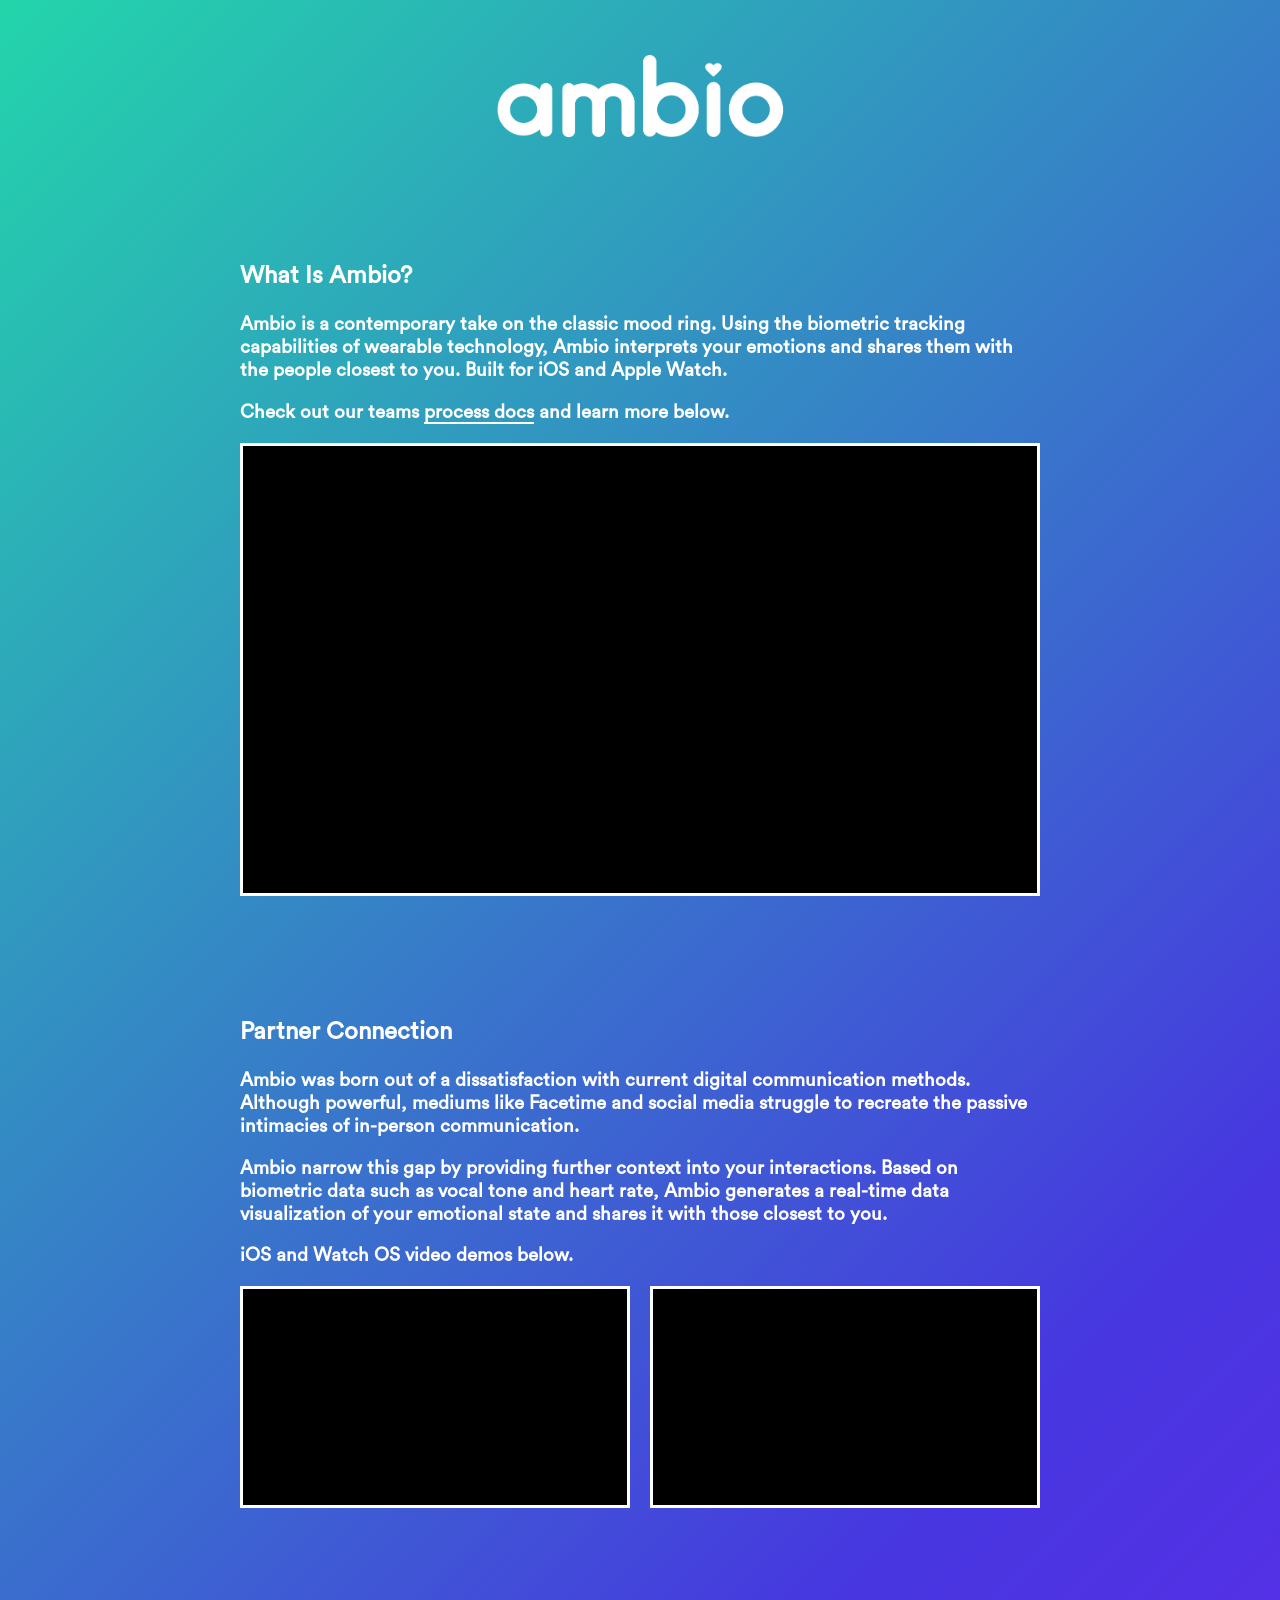
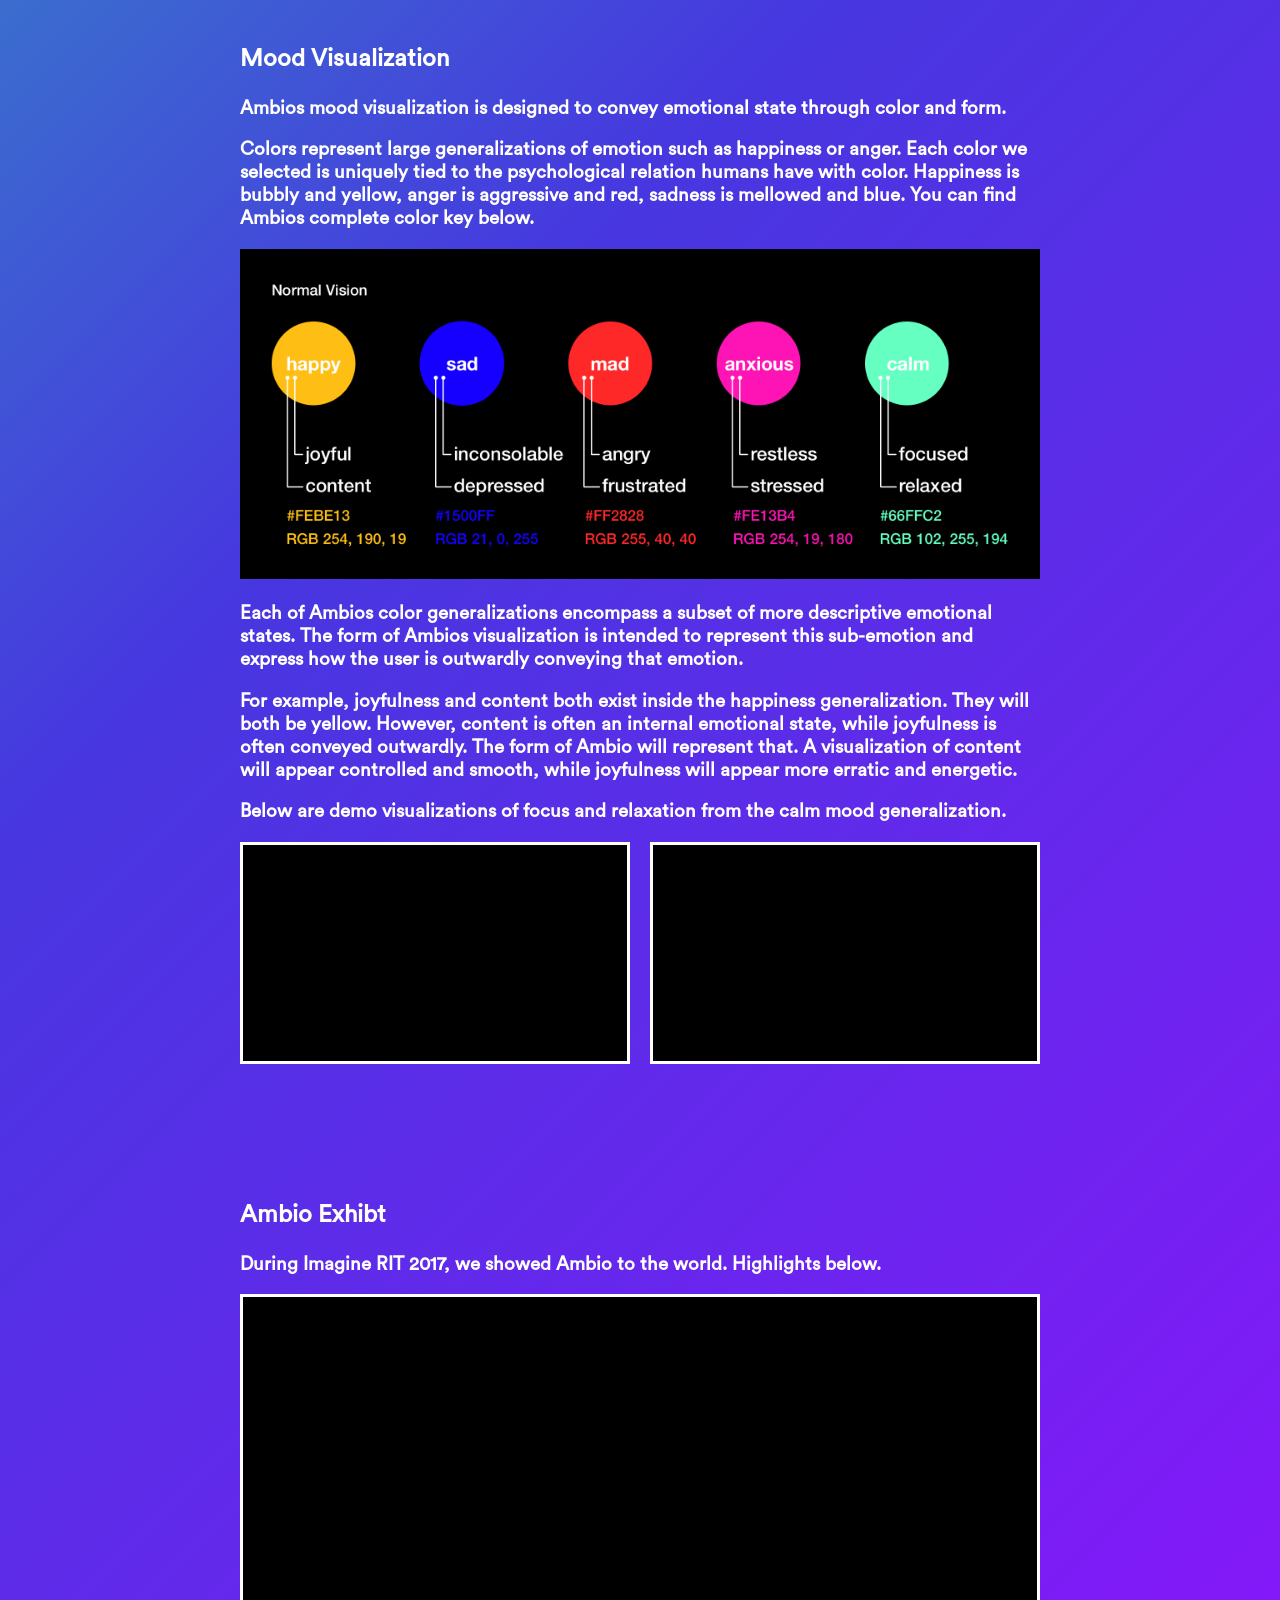
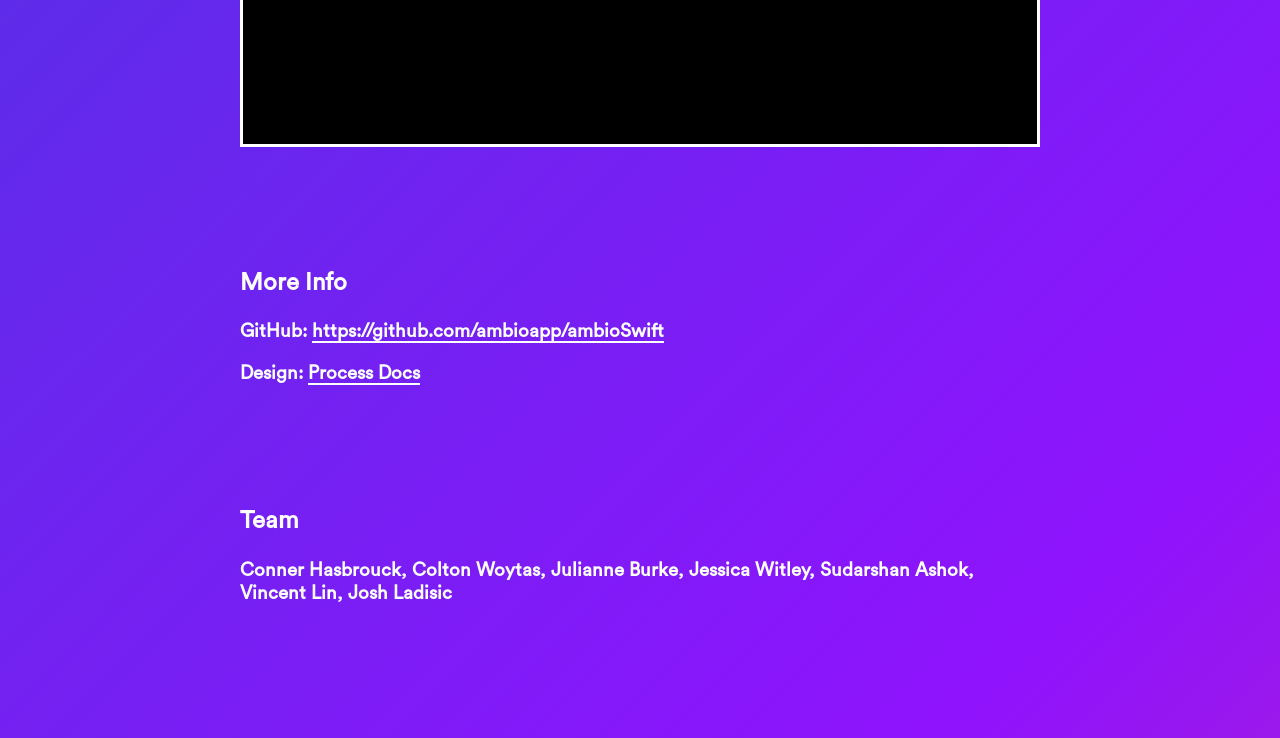
<file: ambioApp/index.html>
<!doctype html>
<html>

<head>
  <meta charset="utf-8">
  <meta name="viewport"
        content="width=device-width, initial-scale=1.0">
  <link rel="icon"
        href="../images/icon.png">
  <title>Conner Hasbrouck</title>

  <!-- libs -->
  <link rel="stylesheet"
        href="../css/font-awesome.min.css">

  <!-- my bomb ass css -->
  <link rel="stylesheet"
        href="../css/app.css">
  <link rel="stylesheet"
        href="css/ambio.css">
</head>

<body class="ambioRoot">
  <div class="ambioHeader">
    <img src="images/logo-white.png"
         class="ambioHeaderImage">
  </div>
  <div class="sectionMargin">
    <div class="ambioSection">
      <h2 class="ambioSectionTitle">What Is Ambio?</h2>
      <h3>Ambio is a contemporary take on the classic mood ring. Using the biometric tracking capabilities of wearable technology, Ambio interprets your emotions and shares them with the people closest to you. Built for iOS and Apple Watch.</h3>
      <h3>Check out our teams <a href="images/ambio-process.compressed.pdf"
           target="_blank">process docs</a> and learn more below.</h3>
      </h3>
      <div class="ambioVideo">
        <div class='embed-container'><iframe src="https://player.vimeo.com/video/216015008"
                  frameborder='0'
                  webkitAllowFullScreen
                  mozallowfullscreen
                  allowFullScreen></iframe></div>
      </div>
    </div>

    <div class="ambioSection">
      <h2 class="ambioSectionTitle">Partner Connection</h2>
      <h3>Ambio was born out of a dissatisfaction with current digital communication methods. Although powerful, mediums like Facetime and social media struggle to recreate the passive intimacies of in-person communication.</h3>
      <h3>Ambio narrow this gap by providing further context into your interactions. Based on biometric data such as vocal tone and heart rate, Ambio generates a real-time data visualization of your emotional state and shares it with those closest to you.</h3>
      <h3>iOS and Watch OS video demos below.</h3>
      <div class="flex">
        <div class="ambioVideoHalf">
          <div class='embed-container'><iframe src="https://player.vimeo.com/video/215970806"
                    frameborder='0'
                    webkitAllowFullScreen
                    mozallowfullscreen
                    allowFullScreen></iframe></div>
        </div>
        <div class="ambioVideoHalf">
          <div class='embed-container'><iframe src="https://player.vimeo.com/video/215976177"
                    frameborder='0'
                    webkitAllowFullScreen
                    mozallowfullscreen
                    allowFullScreen></iframe></div>
        </div>
      </div>
    </div>

    <div class="ambioSection">
      <h2 class="ambioSectionTitle">Mood Visualization</h2>
      <h3>Ambios mood visualization is designed to convey emotional state through color and form.</h3>
      <h3>Colors represent large generalizations of emotion such as happiness or anger. Each color we selected is uniquely tied to the psychological relation humans have with color. Happiness is bubbly and yellow, anger is aggressive and red, sadness is mellowed and blue. You can find Ambios complete color key below.</h3>

      <img src="images/moodAmbio.png"
           class="ambioImg" />

      <h3>Each of Ambios color generalizations encompass a subset of more descriptive emotional states. The form of Ambios visualization is intended to represent this sub-emotion and express how the user is outwardly conveying that emotion.</h3>
      <h3>For example, joyfulness and content both exist inside the happiness generalization. They will both be yellow. However, content is often an internal emotional state, while joyfulness is often conveyed outwardly. The form of Ambio will represent that. A visualization of content will appear controlled and smooth, while joyfulness will appear more erratic and energetic.</h3>
      <h3>Below are demo visualizations of focus and relaxation from the calm mood generalization.</h3>
      <div class="flex">
        <div class="ambioVideoHalf">
          <div class='embed-container'><iframe src="https://player.vimeo.com/video/215970758"
                    frameborder='0'
                    webkitAllowFullScreen
                    mozallowfullscreen
                    allowFullScreen></iframe></div>
        </div>
        <div class="ambioVideoHalf">
          <div class='embed-container'><iframe src="https://player.vimeo.com/video/215976119"
                    frameborder='0'
                    webkitAllowFullScreen
                    mozallowfullscreen
                    allowFullScreen></iframe></div>
        </div>
      </div>
    </div>

    <div class="ambioSection">
      <h2 class="ambioSectionTitle">Ambio Exhibt</h2>
      <h3>During Imagine RIT 2017, we showed Ambio to the world. Highlights below.</h3>
      <div class="ambioVideo">
        <div class='embed-container'><iframe src="https://player.vimeo.com/video/297332105"
                  frameborder='0'
                  webkitAllowFullScreen
                  mozallowfullscreen
                  allowFullScreen></iframe></div>
      </div>
    </div>

    <div class="ambioSection">
      <h2 class="ambioSectionTitle">More Info</h2>
      <h3><b>GitHub:</b> <a href="https://github.com/ambioapp/ambioSwift"
           target="_blank">https://github.com/ambioapp/ambioSwift</a></h3>
      <h3><b>Design:</b> <a href="images/ambio-process.compressed.pdf"
           target="_blank">Process Docs</a></h3>
    </div>

    <div class="ambioSection">
      <h2 class="ambioSectionTitle">Team</h2>
      <h3>Conner Hasbrouck, Colton Woytas, Julianne Burke, Jessica Witley, Sudarshan Ashok, Vincent Lin, Josh Ladisic</h3>
    </div>

  </div>

</body>

</html>
</file>
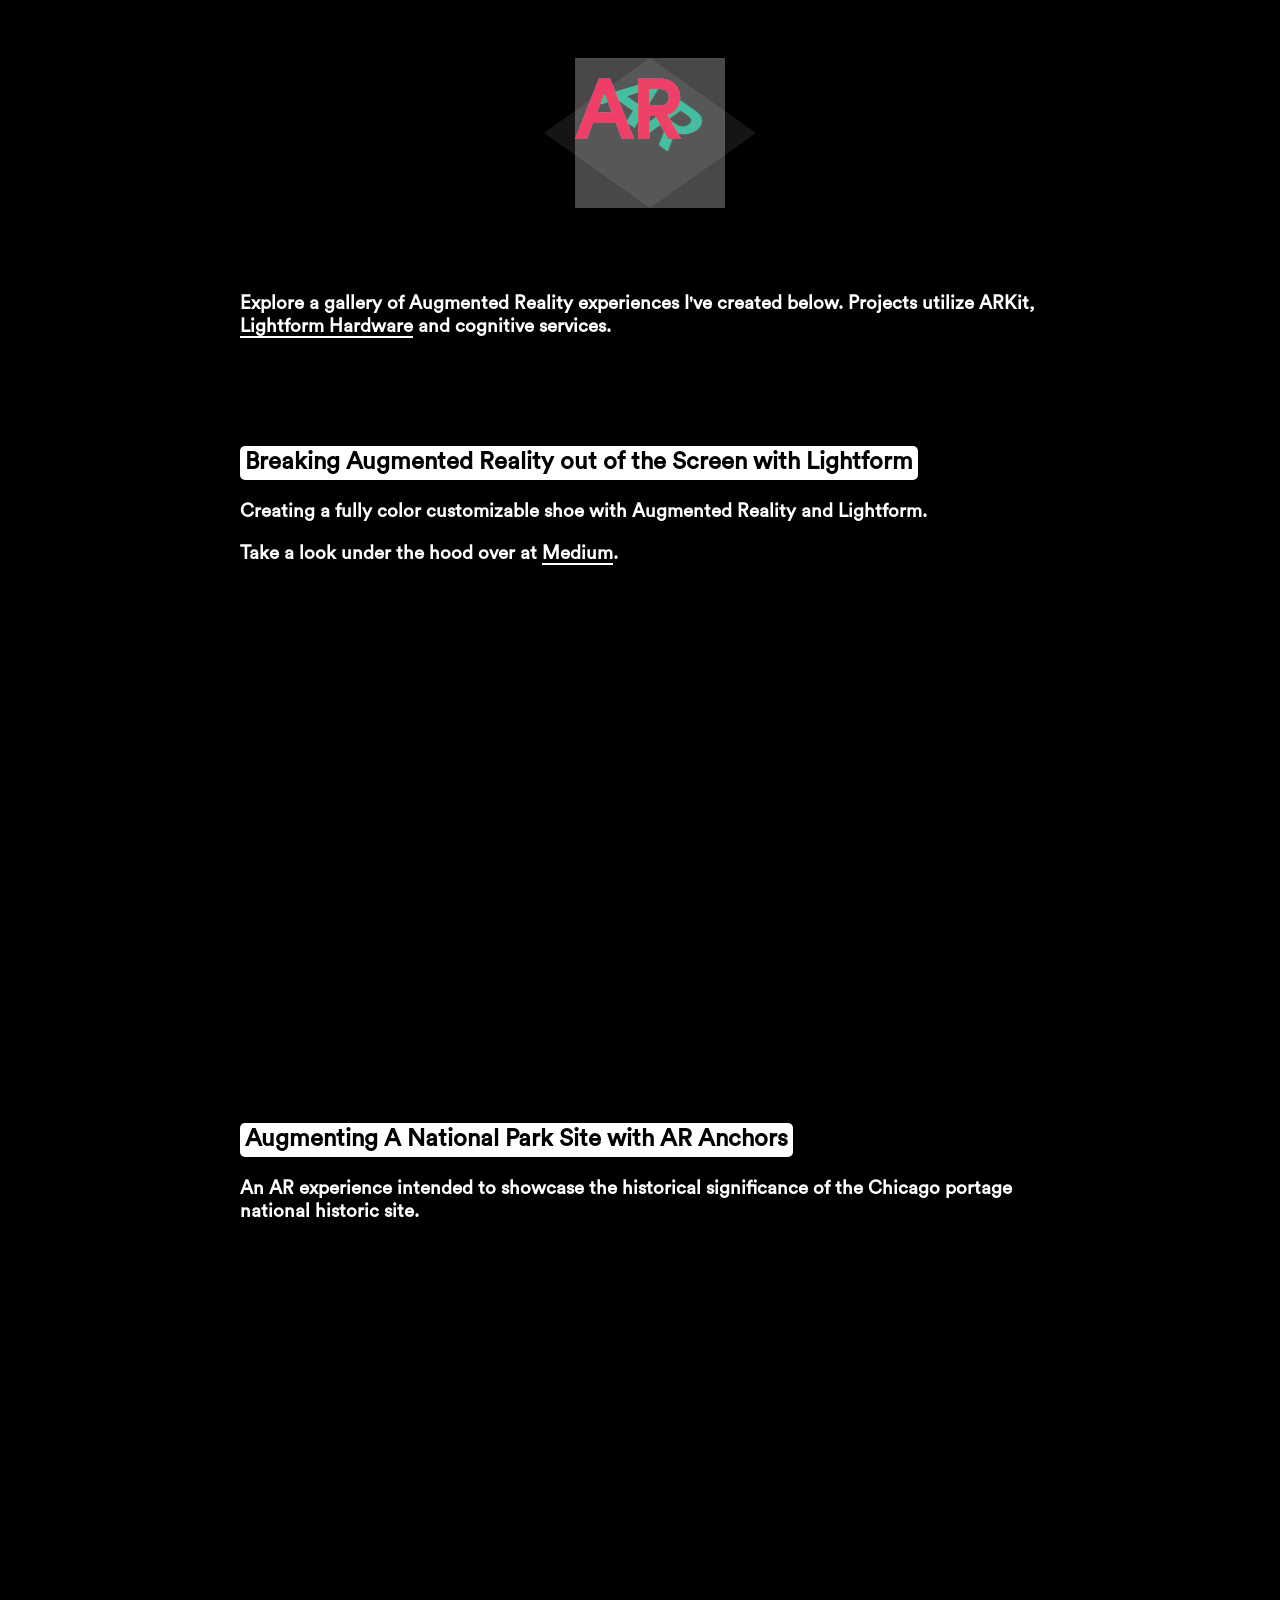
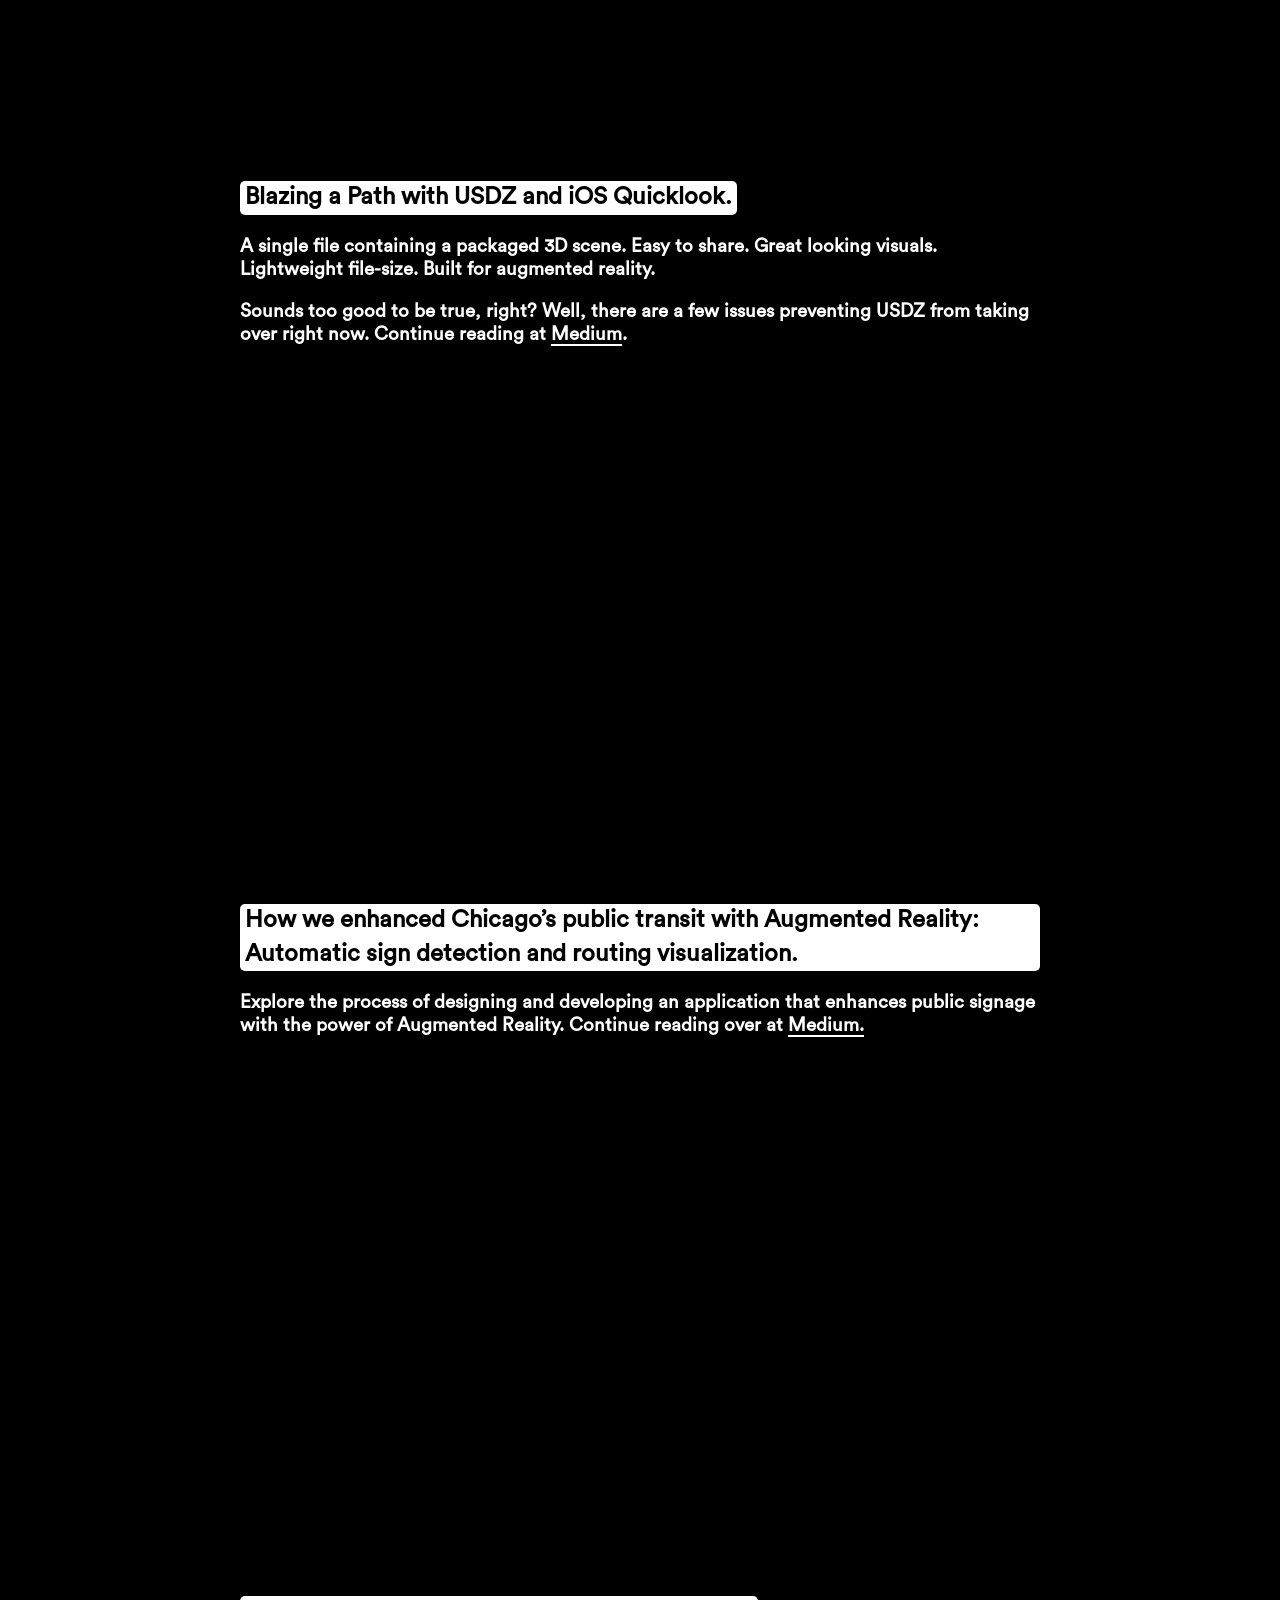
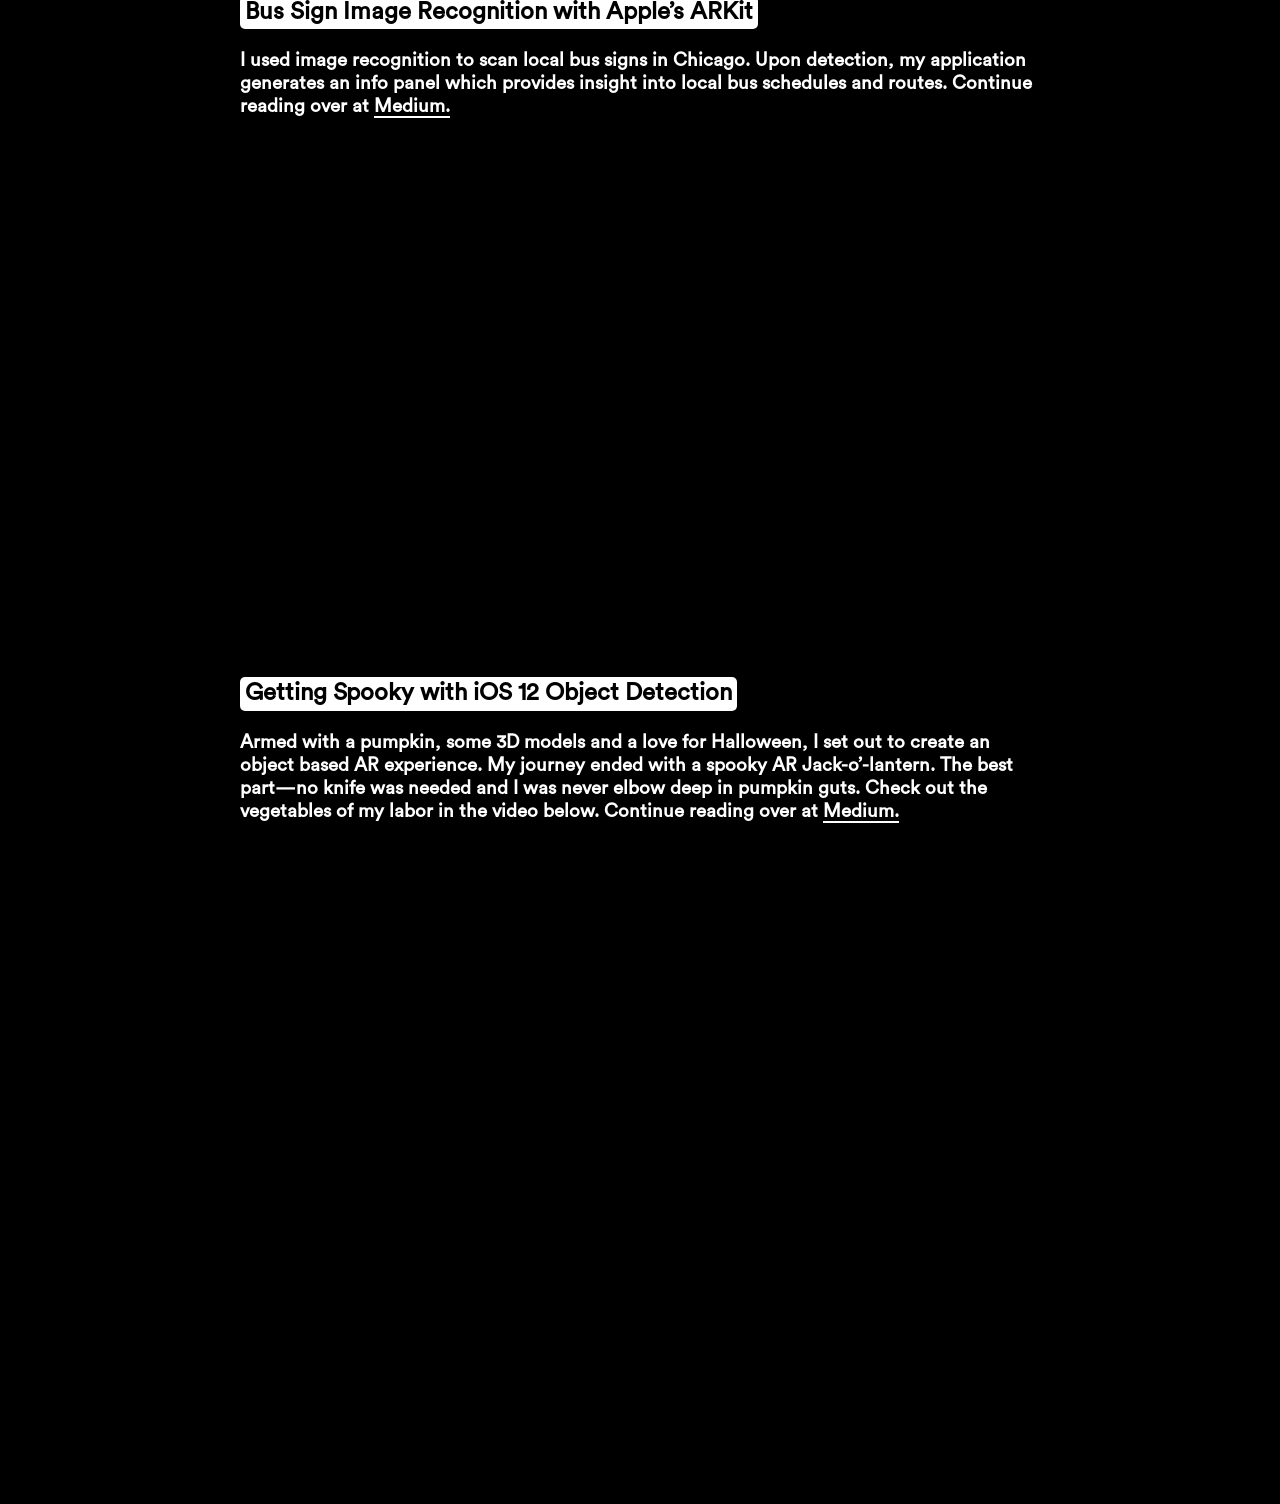
<file: ar/index.html>
<!doctype html>
<html>

<head>
  <meta charset="utf-8">
  <meta name="viewport"
        content="width=device-width, initial-scale=1.0">
  <link rel="icon"
        href="../images/icon.png">
  <title>Conner Hasbrouck</title>

  <!-- my bomb ass css -->
  <link rel="stylesheet"
        href="../css/app.css">
  <link rel="stylesheet"
        href="css/app.css">
</head>

<body class="arRoot">
  <div class="arTitle">
    <h2 class="arLayer1 arLayer">AR</h2>
    <h2 class="arLayer2 arLayer">AR</h2>
    <h2 class="arLayer3 arLayer">AR</h2>
    <h2 class="arLayer4 arLayer">AR</h2>
    <h2 class="arLayer5 arLayer">AR</h2>
  </div>
  <div class="sectionMargin">
    <h3>Explore a gallery of Augmented Reality experiences I've created below. Projects utilize ARKit, <a href="https://lightform.com/">Lightform Hardware</a> and cognitive services.</h3>
  </div>

  <div class="sectionMargin">
    <h2 class="sectionTitle">Breaking Augmented Reality out of the Screen with Lightform</h2>
    <h3>Creating a fully color customizable shoe with Augmented Reality and Lightform.</h3>

    <h3>Take a look under the hood over at <a href="https://blog.truthlabs.com/breaking-augmented-reality-out-of-the-screen-lightform-projection-mapping-ead91ff9844c">Medium</a>.</h3>
    <div class='embed-container'><iframe src="https://player.vimeo.com/video/348892998"
              frameborder='0'
              webkitAllowFullScreen
              mozallowfullscreen
              allowfullscreen></iframe></div>
  </div>

  <div class="sectionMargin">
    <h2 class="sectionTitle">Augmenting A National Park Site with AR Anchors</h2>
    <h3>An AR experience intended to showcase the historical significance of the Chicago portage national historic site.</h3>

    <div class='embed-container'><iframe src="https://player.vimeo.com/video/377593869"
              frameborder='0'
              webkitAllowFullScreen
              mozallowfullscreen
              allowfullscreen></iframe></div>
  </div>

  <div class="sectionMargin">
    <h2 class="sectionTitle">Blazing a Path with USDZ and iOS Quicklook.</h2>
    <h3>A single file containing a packaged 3D scene. Easy to share. Great looking visuals. Lightweight file-size. Built for augmented reality.</h3>

    <h3>Sounds too good to be true, right? Well, there are a few issues preventing USDZ from taking over right now. Continue reading at <a href="https://blog.truthlabs.com/adventures-in-3d-pitfalls-and-problems-with-usdz-and-ios-ar-quicklook-augmented-reality-4fcdf99c6849">Medium</a>.</h3>
    <div class='embed-container'><iframe src="https://player.vimeo.com/video/311717041"
              frameborder='0'
              webkitAllowFullScreen
              mozallowfullscreen
              allowfullscreen></iframe></div>
  </div>

  <div class="sectionMargin">
    <h2 class="sectionTitle">How we enhanced Chicago’s public transit with Augmented Reality: Automatic sign detection and routing visualization.</h2>
    <h3>Explore the process of designing and developing an application that enhances public signage with the power of Augmented Reality. Continue reading over at <a href="https://blog.truthlabs.com/chicago-cta-augmented-reality-sign-detection-visualization-bus-data-application-design-7f8fe2f2f6b7"
         target="_blank">Medium.</a></h3>
    <div class='embed-container'><iframe src="https://player.vimeo.com/video/309504519"
              frameborder='0'
              webkitAllowFullScreen
              mozallowfullscreen
              allowfullscreen></iframe></div>
  </div>

  <div class="sectionMargin">
    <h2 class="sectionTitle">Bus Sign Image Recognition with Apple’s ARKit</h2>
    <h3>I used image recognition to scan local bus signs in Chicago. Upon detection, my application generates an info panel which provides insight into local bus schedules and routes. Continue reading over at <a href="https://blog.truthlabs.com/image-recognition-with-apples-arkit-showcasing-it-s-capabilities-3ba460b5898f"
         target="_blank">Medium.</a></h3>
    <div class='embed-container'><iframe src="https://player.vimeo.com/video/256149702"
              frameborder='0'
              webkitAllowFullScreen
              mozallowfullscreen
              allowFullScreen></iframe></div>
  </div>

  <div class="sectionMargin">
    <h2 class="sectionTitle">Getting Spooky with iOS 12 Object Detection</h2>
    <h3>Armed with a pumpkin, some 3D models and a love for Halloween, I set out to create an object based AR experience. My journey ended with a spooky AR Jack-o’-lantern. The best part — no knife was needed and I was never elbow deep in pumpkin guts. Check out the vegetables of my labor in the video below. Continue reading over at <a href="https://blog.truthlabs.com/getting-spooky-with-ios-12-object-detection-915dbaf25f35"
         target="_blank">Medium.</a></h3>
    <div class='embed-container'><iframe src="https://player.vimeo.com/video/295439692"
              frameborder='0'
              webkitAllowFullScreen
              mozallowfullscreen
              allowFullScreen></iframe></div>
  </div>

  <div class="spacerBottom" />
</body>

</html>
</file>
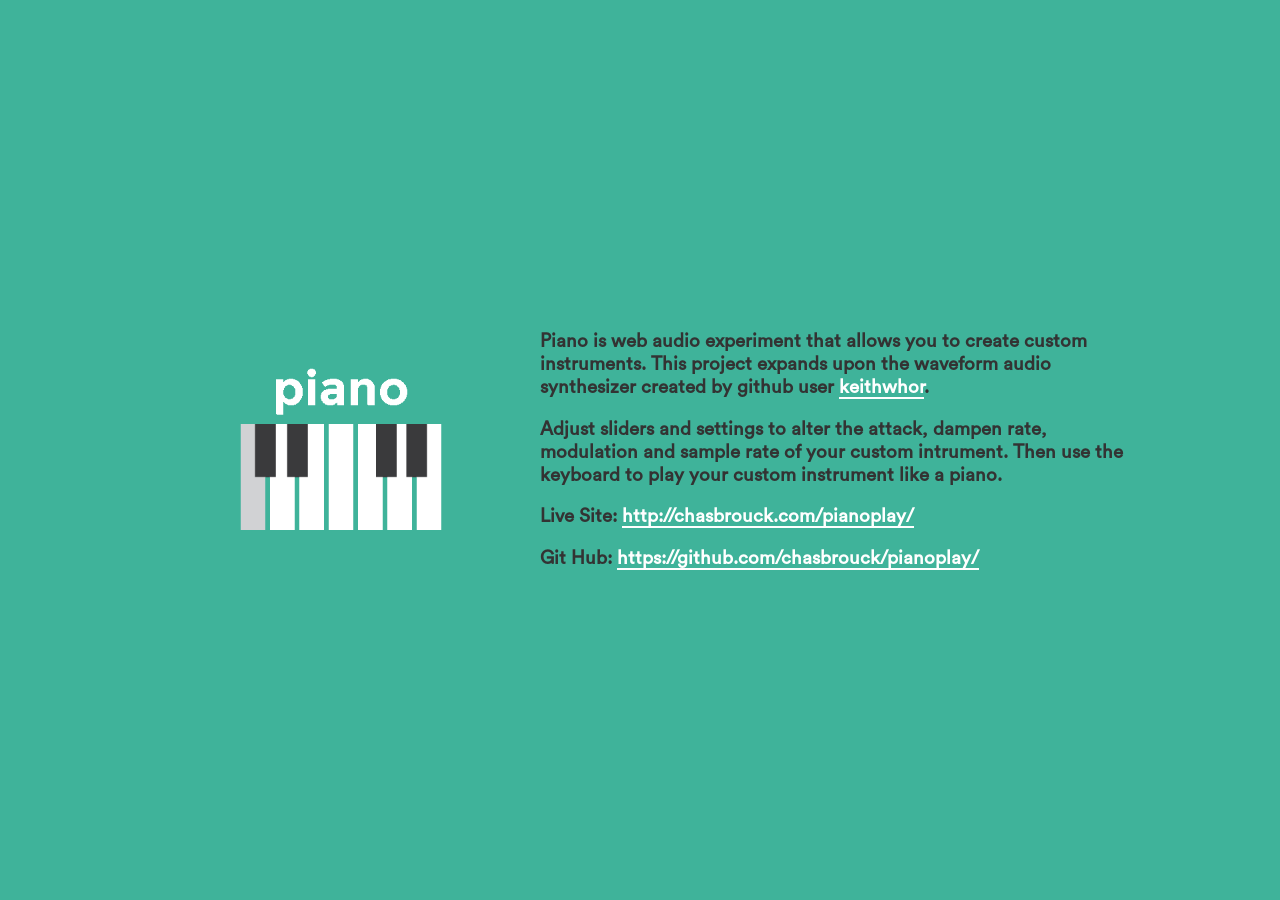
<file: piano/index.html>
<!doctype html>
<html>

<head>
  <meta charset="utf-8">
  <meta name="viewport"
        content="width=device-width, initial-scale=1.0">
  <link rel="icon"
        href="../images/icon.png">
  <title>Conner Hasbrouck</title>

  <!-- libs -->
  <link rel="stylesheet"
        href="../css/font-awesome.min.css">

  <!-- my bomb ass css -->
  <link rel="stylesheet"
        href="../css/app.css">
  <link rel="stylesheet"
        href="css/piano.css">

</head>

<body class="pianoRoot">
  <div class="sectionMargin flex">
    <img src="../images/piano.gif"
         class="pianoGif">
    <div>
      <h3>Piano is web audio experiment that allows you to create custom instruments. This project expands upon the waveform audio synthesizer created by github user <a href="https://github.com/keithwhor/audiosynth"
           target="_blank">keithwhor</a>.</h3>
      <h3>Adjust sliders and settings to alter the attack, dampen rate, modulation and sample rate of your custom intrument. Then use the keyboard to play your custom instrument like a piano.</h3>

      <h3><b>Live Site:</b> <a href="http://chasbrouck.com/pianoplay/"
           target="_blank">http://chasbrouck.com/pianoplay/</a></h3>
      <h3><b>Git Hub:</b> <a target="_blank"
           href="https://github.com/chasbrouck/pianoplay/">https://github.com/chasbrouck/pianoplay/</a></h3>
    </div>
  </div>
</body>


</html>
</file>
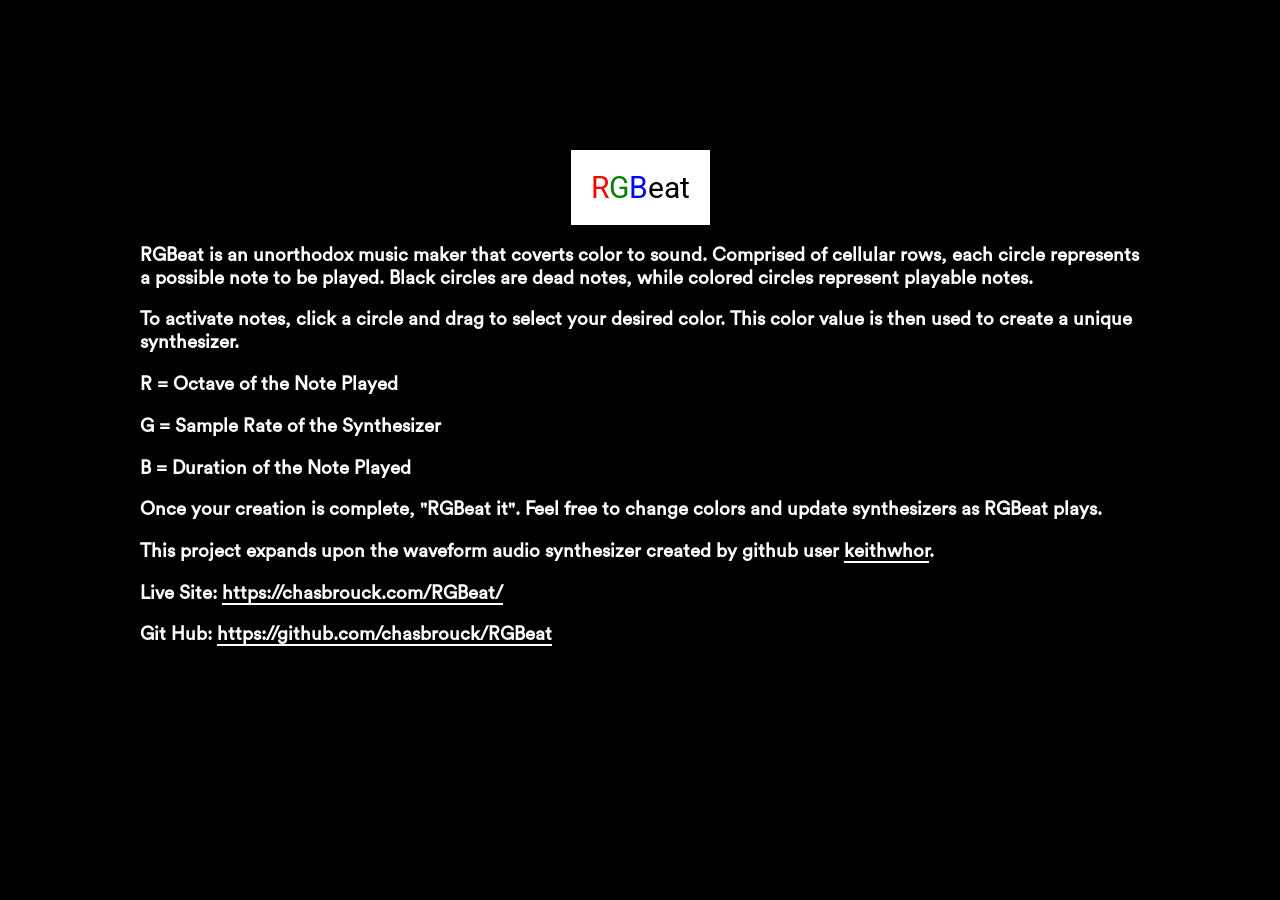
<file: RGB/index.html>
<!doctype html>
<html>

<head>
  <meta charset="utf-8">
  <meta name="viewport"
        content="width=device-width, initial-scale=1.0">
  <link rel="icon"
        href="../images/icon.png">
  <title>Conner Hasbrouck</title>

  <!-- libs -->
  <link rel="stylesheet"
        href="../css/font-awesome.min.css">

  <!-- my bomb ass css -->
  <link rel="stylesheet"
        href="../css/app.css">
  <link rel="stylesheet"
        href="css/rgb.css">
  <link href="https://fonts.googleapis.com/css?family=Roboto:700"
        rel="stylesheet">

</head>

<body class="rgbRoot">
  <div class="sectionMargin">
    <div class="titleBlock">
      <div class="title"><span class="red">R</span><span class="green">G</span><span class="blue">B</span>eat</div>
    </div>
    <div class="textRGB">
      <h3>RGBeat is an unorthodox music maker that coverts color to sound. Comprised of cellular rows, each circle represents a possible note to be played. Black circles are dead notes, while colored circles represent playable notes.</h3>
      <h3> To activate notes, click a circle and drag to select your desired color. This color value is then used to create a unique synthesizer.</h3>

      <h3>R = Octave of the Note Played</h3>
      <h3>G = Sample Rate of the Synthesizer</h3>
      <h3>B = Duration of the Note Played</h3>

      <h3>Once your creation is complete, "RGBeat it". Feel free to change colors and update synthesizers as RGBeat plays.</h3>

      <h3> This project expands upon the waveform audio synthesizer created by github user <a href="https://github.com/keithwhor/audiosynth"
           target="_blank">keithwhor</a>.</h3>


      <h3><b>Live Site:</b> <a href="https://chasbrouck.com/RGBeat/"
           target="_blank">https://chasbrouck.com/RGBeat/</a></h3>
      <h3><b>Git Hub:</b> <a target="_blank"
           href="https://github.com/chasbrouck/RGBeat">https://github.com/chasbrouck/RGBeat</a></h3>
    </div>
  </div>
</body>


</html>
</file>
<file: css/app.css>
/* Constants */
@font-face {
  font-family: CircularStd-Book;

  src: url(../fonts/CircularStd-Book.otf);
}

/* Color */
.blueBg {
  border-radius: 6px;
  background-color: #6666FF;
}

.orangeBg {
  border-radius: 6px;
  background-color: #F4845F;
}

.greenBg {
  border-radius: 6px;
  background-color: #00A896;
}

.redBg {
  border-radius: 6px;
  background-color: #EA4C89;
}

/* text */
p,
a,
h1,
h2,
h3 {
  color: #333333;
  font-family: 'CircularStd-Book', sans-serif;
}

a {
  text-decoration: none;
  color: #333333;
  line-height: inherit;
}

h2 {
  line-height: 1.4;
}

@media only screen and (max-width: 768px) {
  p {
    font-size: 3vw;
  }
  h2 {
    font-size: 4vw;
  }
}
@media only screen and (max-width: 500px) {
  p {
    font-size: 4vw;
  }
  h2 {
    font-size: 5vw;
  }
}

/* layout */
.fa {
  padding-right: 10px;
  padding-left: 10px;
  color: #333333;
}

.center {
  text-align: center;
}

.section {
  transition: 0.5s ease;
}

.sectionMargin {
  width: 80%;
  max-width: 1400px;
  margin: auto;
}

.flex {
  display: flex;
  align-items: center;
  justify-content: space-between;
}

.underline {
  cursor: pointer;
  color: #FFFFFF;
  border-bottom: 3px solid #FFFFFF;
}

.underlineDark {
  cursor: pointer;
  color: #333333;
  border-bottom: 3px solid #333333;
}

.static {
  pointer-events: none;
}

::selection {
  background: #EA4C89; /* WebKit/Blink Browsers */
}
::-moz-selection {
  background: #EA4C89; /* Gecko Browsers */
}

@media only screen and (max-width: 1000px) {
  .sectionMargin {
    width: 90%;
    margin: auto;
  }

  .flex {
    display: flex;
    flex-direction: column;
    justify-content: space-between;
  }
}

/*Nav*/
#menu {
  position: fixed;
  z-index: 4;
  margin-top: 0;
  margin-bottom: 0;
  padding-right: 10px;
  padding-left: 10px;
}

#menu li {
  display: inline;
}

#menu li a {
  margin-right: 30px;
  color: #767676;
  font-family: 'CircularStd-Book', sans-serif;
  font-size: 18px;
}

#menu li:hover a {
  color: var(--oil);
}

#menu li.active a {
  color: var(--oil);
}

.navDisplay {
  position: absolute;
}

#menu li a {
  width: 0;
  height: 25px;
  transition: 0.5s ease;
  white-space: nowrap;
  text-decoration: none;
  border-bottom: 3px solid transparent;
}

#menu li.active a {
  width: 100%;
  border-bottom: 3px solid #333333;
}

#menu li a:hover {
  width: 100%;
  border-bottom: 3px solid #333333;
}

/* desktop */
@media only screen and (min-width: 1000px) {
  .fp-viewing-home #menu li a {
    color: #FFFFFF;
  }

  .fp-viewing-home #menu li a:hover {
    border-bottom: 3px solid #FFFFFF;
  }

  #menu {
    right: 5%;
    padding-top: 24px;
    padding-bottom: 24px;
  }
}

/*mobile*/
@media only screen and (max-width: 1000px) {
  #menu {
    width: 100%;
    padding-top: 15px;
    padding-bottom: 15px;
    text-align: center;
    background-color: #FFFFFF;
  }
}

@media only screen and (max-width: 345px) {
  #menu li a {
    font-size: 4.5vw;
  }
}

/* home */
.homeText h2 {
  color: #FFFFFF;
}

#conner,
#dev,
#more,
#resume {
  -webkit-animation: fadein 2s; /* Safari, Chrome and Opera > 12.1 */
  -moz-animation: fadein 2s; /* Firefox < 16 */
  -ms-animation: fadein 2s; /* Internet Explorer */
  -o-animation: fadein 2s; /* Opera < 12.1 */
  animation: fadein 2s;
  opacity: 0;

  animation-fill-mode: forwards;
}

#dev {
  -webkit-animation-delay: 0.6s;
  -moz-animation-delay: 0.6s;
  animation-delay: 0.6s;
}

#more {
  -webkit-animation-delay: 1.2s;
  -moz-animation-delay: 1.2s;
  animation-delay: 1.2s;
}

#resume {
  -webkit-animation-delay: 1.8s;
  -moz-animation-delay: 1.8s;
  animation-delay: 1.8s;
}

.homeTextDull {
  -moz-animation: fadeinDull ease-in 1.5s; /* Firefox < 16 */
  -ms-animation: fadeinDull ease-in 1.5s; /* Internet Explorer */
  -o-animation: fadeinDull ease-in 1.5s; /* Opera < 12.1 */
  animation: fadeinDull ease-in 1.5s;
  -webkit-animation-delay: 1s;
  -moz-animation-delay: 1s;
  animation-delay: 2.6s;
  opacity: 0;

  animation-fill-mode: forwards;
}

/* about */
.aboutLeft,
.aboutRight {
  max-width: 40%;
}

.aboutText h3 {
  color: #000000;
}

.aboutTextInteractive {
  padding: 0 4px;
  cursor: pointer;
  transition: 0.5s ease;
  color: #FFFFFF;
}

#aboutChicagoGIF,
#aboutSportsGIF,
#aboutExoticGIF,
#aboutFrontGIF,
#aboutRockGIF,
#aboutSkiGIF,
#aboutVideoGamesGIF,
#aboutPodcastGIF {
  display: none;
}

#aboutTrigger {
  width: fit-content;
}

#aboutTextPlay,
#aboutTriggerPlay {
  display: none;
}

@media only screen and (max-width: 1000px) {
  .aboutLeft {
    max-width: 95%;
  }

  .aboutTextInteractive {
    pointer-events: none;
  }
}


@keyframes fadein {
  from {
    opacity: 0;
  }
  to {
    opacity: 1;
  }
}

/* Firefox < 16 */
@-moz-keyframes fadein {
  from {
    opacity: 0;
  }
  to {
    opacity: 1;
  }
}

/* Safari, Chrome and Opera > 12.1 */
@-webkit-keyframes fadein {
  from {
    opacity: 0;
  }
  to {
    opacity: 1;
  }
}

@keyframes fadeinDull {
  from {
    opacity: 0;
  }
  to {
    opacity: 1;
  }
}

/* Firefox < 16 */
@-moz-keyframes fadeinDull {
  from {
    opacity: 0;
  }
  to {
    opacity: 1;
  }
}

/* Safari, Chrome and Opera > 12.1 */
@-webkit-keyframes fadeinDull {
  from {
    opacity: 0;
  }
  to {
    opacity: 1;
  }
}

/* work */
.workBox {
  position: relative;
  display: flex;
  width: 25%;
  max-width: 275px;
  height: 275px;
  margin: 0 5px;
  border-radius: 10px;
}

.workContent {
  margin: auto;
  text-align: center;
}

.workDesktop {
  display: relative;
  width: 100%;
  height: 100%;
}

.workMobile {
  display: none;
}

.workImg {
  width: 75%;
  height: auto;
}

.workImgFull {
  width: 100%;
}

.ambio {
  -webkit-animation: Gradient 8s ease infinite;
  -moz-animation: Gradient 8s ease infinite;
  animation: Gradient 8s ease infinite;
  background: linear-gradient(-45deg, #EE7752, #E73C7E, rgb(143,19,253), rgba(71,55,224,1), #23D5AB);
  background-size: 300% 100%;
}

.arLayer {
  position: absolute;
  top: 0;
  right: 0;
  bottom: 0;
  left: 0;
  width: 150px;
  height: 150px;
  margin: auto;
  opacity: 0.8;
  background: rgba(255, 255, 255, 0.1);
  font-size: 80px;

  b: 0;;
}

.arLayer1 {
  transform: rotateX(45deg) rotateZ(45deg) translateZ(8);
  -webkit-animation: Hover-1  8s ease infinite;
  -moz-animation: Hover-1 8s ease infinite;
  animation: Hover-1 8s ease infinite;
  color: #762DEE;
}

.arLayer2 {
  transform: rotateX(45deg) rotateZ(45deg) translateZ(4);
  -webkit-animation: Hover-2  8s ease infinite;
  -moz-animation: Hover-2 8s ease infinite;
  animation: Hover-2 8s ease infinite;
  color: #0E82F9;
}

.arLayer3 {
  transform: rotateX(45deg) rotateZ(45deg);
  color: #23D5AB;
}

.arLayer4 {
  transform: rotateX(45deg) rotateZ(45deg) translateZ(-4);
  -webkit-animation: Hover-4  8s ease infinite;
  -moz-animation: Hover-4 8s ease infinite;
  animation: Hover-4 8s ease infinite;
  color: #F4B223;
}

.arLayer5 {
  transform: rotateX(45deg) rotateZ(45deg) translateZ(-8);
  -webkit-animation: Hover-5  8s ease infinite;
  -moz-animation: Hover-5 8s ease infinite;
  animation: Hover-5 8s ease infinite;
  color: #F8246E;
}

.arMobile {
  color: #FFFFFF;
  font-size: 24px;
  font-weight: 700;
}

.arMobile1 {
  color: #F8246E;
}
.arMobile2 {
  color: #F4B223;
}
.arMobile3 {
  color: #23D5AB;
}
.arMobile4 {
  color: #0E82F9;
}
.arMobile5 {
  color: #762DEE;
}

.ar .workContent {
  width: 100%;
  max-width: 275px;
  height: 275px;
}

@-webkit-keyframes Hover-1 {
  0% {
    transform: rotateX(45deg) rotateZ(45deg) translateZ(-8px);
  }
  50% {
    transform: rotateX(45deg) rotateZ(45deg) translateZ(-36px);
  }
  100% {
    transform: rotateX(45deg) rotateZ(45deg) translateZ(-8px);
  }
}

@-webkit-keyframes Hover-2 {
  0% {
    transform: rotateX(45deg) rotateZ(45deg) translateZ(-4px);
  }
  50% {
    transform: rotateX(45deg) rotateZ(45deg) translateZ(-18px);
  }
  100% {
    transform: rotateX(45deg) rotateZ(45deg) translateZ(-4px);
  }
}

@-webkit-keyframes Hover-4 {
  0% {
    transform: rotateX(45deg) rotateZ(45deg) translateZ(4px);
  }
  50% {
    transform: rotateX(45deg) rotateZ(45deg) translateZ(18px);
  }
  100% {
    transform: rotateX(45deg) rotateZ(45deg) translateZ(4px);
  }
}

@-webkit-keyframes Hover-5 {
  0% {
    transform: rotateX(45deg) rotateZ(45deg) translateZ(8px);
  }
  50% {
    transform: rotateX(45deg) rotateZ(45deg) translateZ(36px);
  }
  100% {
    transform: rotateX(45deg) rotateZ(45deg) translateZ(8px);
  }
}

@-webkit-keyframes Gradient {
  0% {
    background-position: 0 50%;
  }
  50% {
    background-position: 100% 50%;
  }
  100% {
    background-position: 0 50%;
  }
}

@-moz-keyframes Gradient {
  0% {
    background-position: 0 50%;
  }
  50% {
    background-position: 100% 50%;
  }
  100% {
    background-position: 0 50%;
  }
}

@keyframes Gradient {
  0% {
    background-position: 0 50%;
  }
  50% {
    background-position: 100% 50%;
  }
  100% {
    background-position: 0 50%;
  }
}

.ar {
  background: #000000;
}

.ctaAR {
  background: #95DCE8;
}

.ctaAR .workImg {
  width: 150px;
  height: auto;
}

.piano {
  background: #3FB39A;
}

.dte {
  background: #D8E8F0;
}

.RGBeat {
  background: #000000;
}

.RGBeatButton {
  width: fit-content;
  margin: auto;
  margin-top: 20px;
  padding: 20px;
  cursor: pointer;
  background-color: #FFFFFF;
  font-family: 'Roboto', sans-serif;
}

.red {
  color: red;
}

.green {
  color: green;
}
.blue {
  color: blue;
}

@media only screen and (max-width: 1000px) {
  .workBox {
    width: 275px;
    max-width: auto;
    height: 75px;
    margin: 5px 0;
    border-radius: 10px;
  }

  .workContent {
    height: 75px;
  }

  .workImg {
    width: auto;
    height: 100%;
  }

  .workDesktop {
    display: none;
  }

  .workMobile {
    display: block;
  }

  .RGBeatButton {
    padding: 5px 20px;
  }

  .ctaAR .workImg {
    position: absolute;
    top: 0;
    right: 0;
    bottom: 0;
    left: 0;
    width: auto;
    height: 50px;
    margin: auto;
  }
}

/* contact */
.contactTitle {
  padding: 0 4px;
  color: #FFFFFF;
}

/* video embed */
.embed-container {
  position: relative;
  overflow: hidden;
  max-width: 100%;
  height: 0;
  height: auto;
  padding-bottom: 56.25%;
}

.embed-container iframe,
.embed-container object,
.embed-container embed {
  position: absolute;
  top: 0;
  left: 0;
  width: 100%;
  height: 100%;
}

/* Animation */
@-webkit-keyframes fadeInUp {
  from {
    transform: translate3d(0,40px,0);
  }

  to {
    transform: translate3d(0,0,0);
    opacity: 1;
  }
}

@-webkit-keyframes fadeInDown {
  from {
    transform: translate3d(0,-40px,0);
  }

  to {
    transform: translate3d(0,0,0);
    opacity: 1;
  }
}

.fadeInUp {
  -webkit-animation: fadeInUp 1.2s ease;
  -moz-animation: fadeInUp 1.2s ease;
  animation: fadeInUp 1.2s ease;
  opacity: 0;

  -webkit-animation-fill-mode: both;
  animation-fill-mode: both;
}

.fadeInDown {
  -webkit-animation: fadeInDown 1.2s ease;
  -moz-animation: fadeInDown 1.2s ease;
  animation: fadeInDown 1.2s ease;
  opacity: 0;

  -webkit-animation-fill-mode: both;
  animation-fill-mode: both;
}
</file>
<file: ambioApp/css/ambio.css>
.ambioRoot {
  -webkit-animation: Gradient 8s ease infinite;
  -moz-animation: Gradient 8s ease infinite;
  animation: Gradient 8s ease infinite;
  background: linear-gradient(-45deg, #EE7752, #E73C7E, rgb(143,19,253), rgba(71,55,224,1), #23D5AB);
  background-size: 300% 150%;
}

.ambioRoot .sectionMargin {
  max-width: 800px;
  margin-bottom: 100px;
  padding: 15px;
}

p,
h2,
h3 {
  color: #FFFFFF;
}

a {
  color: #FFFFFF;
  border-bottom: 2px solid #FFFFFF;
}

@media only screen and (max-width: 1000px) {
  .ambioRoot .sectionMargin {
    position: relative;
  }
}

.ambioHeader {
  text-align: center;
}

.ambioHeaderImage {
  width: 400px;
  height: auto;
}

.ambioSection:first-of-type {
  margin-top: 50px;
}

.ambioSection {
  margin-top: 120px;
}

.ambioSectionTitle {
  width: fit-content;
  /* border-bottom: solid 3px #FFFFFF; */
}

.ambioImg {
  width: 100%;
}

.ambioVideo {
  margin: auto;
  border: solid 3px #FFFFFF;
  background: #000000;
}

.ambioVideoHalf {
  width: 48%;
  margin-bottom: 15px;
  border: solid 3px #FFFFFF;
  background: #000000;
}

@media only screen and (max-width: 1000px) {
  .ambioHeaderImage {
    max-width: 400px;
    width: 100%;
  }

  .ambioVideo,
  .ambioVideoHalf {
    width: 100%;
  }
}
</file>
<file: ar/css/app.css>
.arRoot {
  background: #000;
}

.arRoot .sectionMargin {
  max-width: 800px;
  margin-bottom: 40px;
  padding: 15px;
}

.spacerBottom {
  width: 100%;
  height: 150px;
}

p,
h2,
h3 {
  color: #FFFFFF;
}

a {
  color: #FFFFFF;
  border-bottom: 2px solid #FFFFFF;
}

.arTitle {
  width: 100%;
  max-width: 50px;
  height: 250px;
  text-align: left;
  margin: auto;
  position: relative;
  transform: translateX(-40px);
}

.sectionTitle {
  background: #fff;
  padding: 0 5px;
  border-radius: 5px;
  color: #000;
  width: fit-content;
}

@media only screen and (max-width: 1000px) {
  .arRoot .sectionMargin {
    position: relative;
  }
}
</file>
<file: piano/css/piano.css>
.pianoRoot {
  background: #3FB39A;
}

h3 {
  /* color: white; */
}

a {
  color: #FFFFFF;
  border-bottom: 2px solid #FFFFFF;
}

.pianoRoot .sectionMargin {
  position: absolute;
  top: 0;
  right: 0;
  bottom: 0;
  left: 0;
  max-width: 1000px;
  margin: auto;
}

.pianoGif {
  width: 400px;
  height: auto;
}

@media only screen and (max-width: 1000px) {
  .pianoRoot .sectionMargin {
    position: relative;
  }

  .pianoGif {
    width: 200px;
    height: auto;
  }
}
</file>
<file: RGB/css/rgb.css>
.rgbRoot {
  background: #000000;
}

h3 {
  color: white;
}

a {
  color: #FFFFFF;
  border-bottom: 2px solid #FFFFFF;
}

.rgbRoot .sectionMargin {
  position: absolute;
  top: 0;
  right: 0;
  bottom: 0;
  left: 0;
  max-width: 1000px;
  margin: auto;
  margin-top: 150px;
}

.titleBlock {
  width: fit-content;
  margin: auto;
  padding: 20px;
  background-color: #FFFFFF;
}

.title {
  color: #000000;
  font-family: 'Roboto', sans-serif;
  font-size: 30px;
}

.red {
  color: red;
}

.green {
  color: green;
}

.blue {
  color: blue;
}

@media only screen and (max-width: 1000px) {
  .rgbRoot .sectionMargin {
    position: relative;
    margin-top: 50px;
  }

  .rgbGif {
    width: 200px;
    height: auto;
  }
}
</file>
